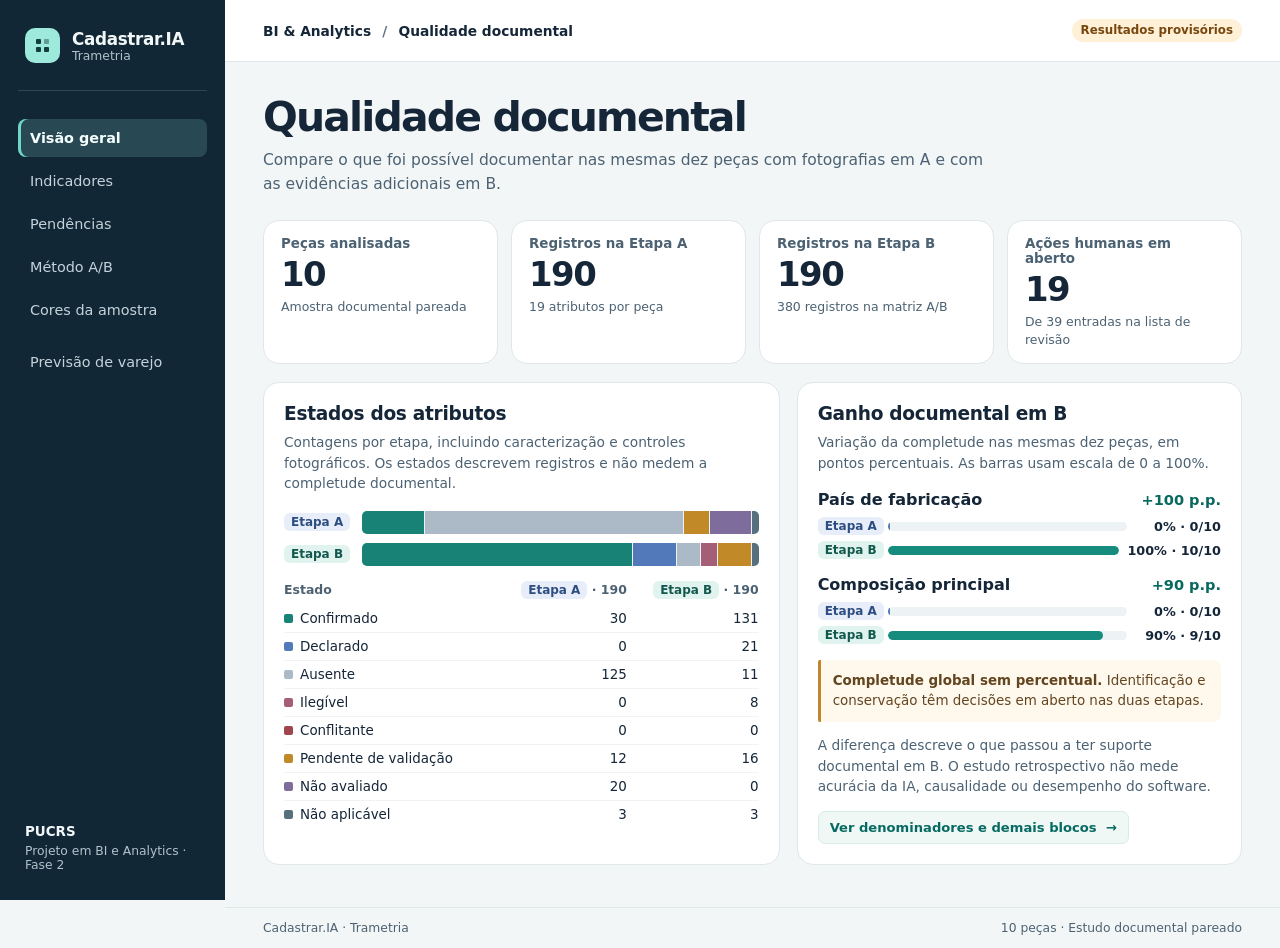
<file: docs/index.html>
<!doctype html>
<html lang="pt-BR">
<head>
  <meta charset="utf-8">
  <meta name="viewport" content="width=device-width, initial-scale=1">
  <meta name="color-scheme" content="light">
  <meta http-equiv="Content-Security-Policy" content="default-src 'none'; img-src data:; style-src 'unsafe-inline'; script-src 'unsafe-inline'; base-uri 'none'; form-action 'none'">
  <title>Cadastrar.IA | Qualidade documental</title>
  <style>
:root {
  --ink: #152638;
  --secondary: #4c6273;
  --bg: #f3f6f7;
  --line: #dfe7eb;
  --panel: #fff;
  --sidebar: #122735;
  --accent: #087a72;
  --blue: #5279ba;
  --teal: #168c7f;
  --radius: 16px;
  font-family: "Segoe UI", system-ui, sans-serif;
  color: var(--ink);
  background: var(--bg);
  font-synthesis: none;
}
* { box-sizing: border-box; }
body { margin: 0; }
a { color: inherit; }
button, select { font: inherit; }
:focus-visible { outline: 3px solid #bf6a10; outline-offset: 3px; }
.skip { position: fixed; top: -5rem; left: 1rem; z-index: 4; background: white; color: var(--ink); padding: .7rem; }
.skip:focus { top: 1rem; }
.layout { display: grid; grid-template-columns: 225px minmax(0, 1fr); min-height: 100vh; }
.sidebar { min-height: 100vh; position: sticky; top: 0; align-self: start; display: flex; flex-direction: column; padding: 28px 18px; background: var(--sidebar); color: #f1f7f7; }
.brand { display: flex; align-items: center; gap: 12px; padding: 0 7px 27px; border-bottom: 1px solid #304654; }
.brand strong, .brand span:not(.brand-mark) { display: block; }
.brand strong { font-size: 1.05rem; letter-spacing: -.02em; }
.brand span:not(.brand-mark), .sidebar-footer span { color: #b0c2cb; font-size: .77rem; }
.brand-mark { width: 35px; height: 35px; display: grid; grid-template-columns: repeat(2, 5px); place-content: center; gap: 3px; background: #9de9dc; border-radius: 10px; flex: none; }
.brand-mark i { width: 5px; height: 5px; background: #123d3b; border-radius: 1px; }
.brand-mark i:nth-child(2) { opacity: .45; }
.sidebar nav { display: grid; gap: 5px; margin-top: 28px; }
.sidebar nav a { position: relative; display: block; padding: 11px 12px; color: #c4d3db; border-radius: 8px; text-decoration: none; font-size: .9rem; font-weight: 500; }
.sidebar nav a:hover { background: #203b49; color: #fff; }
.sidebar nav a.nav-complemento { margin-top: 9px; }
.sidebar nav a[aria-current="page"] { background: #284953; color: #f6ffff; font-weight: 650; box-shadow: inset 3px 0 #70d6c5; }
.sidebar-footer { margin-top: auto; padding: 26px 7px 0; font-weight: 700; font-size: .84rem; }
.sidebar-footer span { display: block; margin-top: 5px; font-weight: 400; }
.workspace { display: flex; flex-direction: column; min-width: 0; }
.topbar { min-height: 62px; background: #fff; border-bottom: 1px solid var(--line); padding: 14px clamp(18px, 3vw, 38px); display: flex; align-items: center; justify-content: space-between; gap: 12px; font-size: .86rem; font-weight: 600; }
.separator { padding: 0 .4rem; color: #607488; }
main { width: min(100%, 1500px); margin: 0 auto; padding: 33px clamp(18px, 3vw, 38px) 42px; flex-grow: 1; }
.page-head { margin-bottom: 24px; }
h1, h2, h3, p { margin: 0; }
h1 { font-size: clamp(1.78rem, 3.2vw, 2.65rem); letter-spacing: -.045em; line-height: 1.08; }
.lead { margin-top: 10px; color: var(--secondary); max-width: 73ch; font-size: .97rem; line-height: 1.52; }
h2 { font-size: 1.16rem; line-height: 1.22; letter-spacing: -.015em; }
h3 { font-size: 1rem; }
.cards { display: grid; grid-template-columns: repeat(4, minmax(0, 1fr)); gap: 13px; margin-bottom: 18px; }
.cards.three { grid-template-columns: repeat(3, minmax(0, 1fr)); }
.card, .panel { background: var(--panel); border: 1px solid var(--line); border-radius: var(--radius); }
.card { padding: 15px 17px; }
.card-label { color: var(--secondary); font-size: .84rem; font-weight: 650; }
.card-number { display: block; margin: 4px 0; font-size: clamp(1.58rem, 2.8vw, 2.12rem); line-height: 1.15; letter-spacing: -.045em; font-weight: 710; font-variant-numeric: tabular-nums; }
.card-note { color: var(--secondary); font-size: .78rem; line-height: 1.4; }
.panel { padding: 20px; min-width: 0; }
.panel + .panel, .grid + .panel { margin-top: 17px; }
.grid > .panel { margin-top: 0; }
.panel-intro, .note { color: var(--secondary); font-size: .86rem; line-height: 1.5; }
.panel-intro { margin: 6px 0 17px; }
.note { margin-top: 13px; }
.grid { display: grid; grid-template-columns: 1.16fr 1fr; gap: 17px; }
.grid.equal { grid-template-columns: repeat(2, minmax(0, 1fr)); align-items: start; }
.status { display: inline-flex; width: fit-content; align-items: center; border-radius: 999px; padding: 3px 9px; font-size: .74rem; font-weight: 680; line-height: 1.4; white-space: nowrap; }
.status-avaliavel { color: #13584e; background: #e0f3ee; }
.status-parcial, .status-pendente { color: #78470d; background: #fff0d8; }
.status-nao_definido { color: #425469; background: #eef2f7; }
.etapa { display: inline-block; width: fit-content; padding: 2px 7px; border-radius: 6px; font-size: .75rem; font-weight: 700; white-space: nowrap; }
.etapa-a { color: #2d4d82; background: #e7eef9; }
.etapa-b { color: #13584e; background: #e0f3ee; }
.etapa-ab { color: #425469; background: #eef2f7; }
.stack-row { display: grid; grid-template-columns: 68px minmax(0, 1fr); gap: 10px; align-items: center; margin-bottom: 9px; }
.stack-bar { height: 23px; display: flex; gap: 1px; overflow: hidden; background: #edf2f4; border-radius: 5px; }
.stack-bar span { display: block; min-width: 0; }
.dot { flex-shrink: 0; width: 9px; height: 9px; display: inline-block; border-radius: 2px; margin-right: 7px; }
.mini-table { width: 100%; border-collapse: collapse; font-size: .84rem; font-variant-numeric: tabular-nums; }
.mini-table th, .mini-table td { padding: 6px 0; border-bottom: 1px solid #eff3f5; text-align: right; }
.mini-table th:first-child { text-align: left; }
.mini-table tbody th { font-weight: 540; }
.mini-table thead { color: var(--secondary); font-size: .78rem; }
.mini-table tr:last-child > * { border-bottom: 0; }
.section-link { display: inline-flex; align-items: center; margin-top: 14px; padding: 8px 11px; text-decoration: none; color: #076a62; background: #eff8f5; border: 1px solid #d8ece7; border-radius: 7px; font-size: .82rem; font-weight: 650; }
.section-link:hover { background: #ddf2ec; }
.bar-group { margin: 15px 0 16px; }
.bar-heading { display: flex; flex-wrap: wrap; align-items: center; justify-content: space-between; gap: 6px 12px; margin-bottom: 8px; }
.ganho { color: #08695f; font-weight: 750; font-size: .91rem; font-variant-numeric: tabular-nums; }
.metric-line { display: grid; grid-template-columns: 62px minmax(0, 1fr) minmax(86px, auto); align-items: center; gap: 8px; margin: 6px 0; font-size: .8rem; }
.metric-line strong { text-align: right; white-space: nowrap; font-variant-numeric: tabular-nums; }
.rail { height: 9px; border-radius: 10px; background: #edf2f4; overflow: hidden; }
.rail span { display: block; height: 100%; background: var(--bar, var(--teal)); border-radius: 10px; }
.rail[data-zero="true"]::before { content: ""; display: block; height: 100%; width: 2px; background: var(--bar, var(--blue)); }
.callout { margin-top: 15px; border-left: 3px solid #c0862c; background: #fff8ec; border-radius: 2px 8px 8px 2px; padding: 11px 12px; color: #634520; font-size: .84rem; line-height: 1.48; }
.table-wrap { overflow-x: auto; max-width: 100%; }
.data-table { border-collapse: collapse; width: 100%; text-align: left; font-size: .86rem; line-height: 1.42; }
.data-table thead { color: var(--secondary); background: #f5f8fa; }
.data-table th, .data-table td { padding: 12px 11px; border-bottom: 1px solid #e8edf0; vertical-align: top; }
.data-table thead th { font-weight: 650; font-size: .79rem; white-space: nowrap; }
.data-table tbody th { font-weight: 650; }
.data-table tbody tr:nth-child(even) { background: #f9fbfc; }
.data-table tbody tr:last-child > * { border-bottom: 0; }
.data-table tbody tr:hover { background: #f8fbfb; }
.dim { display: block; margin-top: 4px; color: var(--secondary); font-size: .75rem; line-height: 1.36; }
.reading-title { color: var(--ink); font-size: .9rem; font-weight: 650; }
.metric-detail .status { margin-top: 6px; }
.approval { margin-top: 9px; padding-top: 8px; border-top: 1px solid var(--line); }
.approval .reading-title { font-size: .78rem; }
.quick-filters { display: flex; flex-wrap: wrap; gap: 8px; }
.quick-filters button { color: var(--ink); background: #f5f8fa; border: 1px solid var(--line); border-radius: 8px; padding: 7px 10px; cursor: pointer; font-size: .8rem; }
.quick-filters button strong { margin-right: 3px; }
.quick-filters button:hover, .quick-filters button[aria-pressed="true"] { background: #e0f3ee; border-color: #88bdb3; }
.filter-row { display: flex; flex-wrap: wrap; gap: 12px; margin: 14px 0; }
.filter-field { display: grid; gap: 5px; }
.filter-row label { color: var(--secondary); font-size: .8rem; font-weight: 600; }
.filter-row select { min-width: 120px; max-width: 100%; border: 1px solid #bfced7; border-radius: 7px; background-color: #fff; color: var(--ink); padding: 7px 9px; }
.count-bar { display: grid; grid-template-columns: repeat(10, minmax(0, 1fr)); gap: 8px; margin-top: 10px; }
.count-item { display: grid; grid-template-rows: 24px 75px 20px; gap: 4px; align-items: end; text-align: center; border: 0; border-radius: 8px; padding: 4px; background: #eff7f6; color: var(--ink); cursor: pointer; font-size: .79rem; }
.count-item:hover, .count-item[aria-pressed="true"] { background: #d8eeea; }
.count-item b { font-size: .95rem; }
.count-item span { display: flex; justify-content: center; align-items: end; height: 100%; }
.count-item i { display: block; width: min(22px, 55%); border-radius: 4px 4px 0 0; background: #168c7f; }
.count-item small { font-size: .74rem; align-self: center; }
.evidence-group h3 { margin-bottom: 10px; }
.evidence-grid { display: grid; grid-template-columns: repeat(2, minmax(0, 1fr)); gap: 12px; max-width: 820px; }
.evidence-photo { margin: 0; min-width: 0; }
.evidence-photo a { display: flex; justify-content: center; background: #f0f4f5; border: 1px solid var(--line); border-radius: 9px; overflow: hidden; }
.evidence-photo img { display: block; width: 100%; height: clamp(140px, 25vw, 260px); object-fit: contain; }
.evidence-photo figcaption { padding: 7px 1px; font-size: .84rem; overflow-wrap: anywhere; }
.evidence-details { margin-top: 12px; border-top: 1px solid var(--line); padding-top: 11px; }
.evidence-details summary { cursor: pointer; font-weight: 650; font-size: .88rem; }
.evidence-details .evidence-photo { max-width: 410px; margin-top: 8px; }
.photo-missing:not([hidden]) { display: block; color: #78470d; margin-top: 5px; }
.forecast-scroll { max-width: 100%; overflow-x: auto; }
.forecast-plot { display: block; width: clamp(660px, 100%, 960px); height: auto; }
.forecast-scroll + .table-wrap { margin-top: 14px; }
.footer { display: flex; flex-wrap: wrap; justify-content: space-between; gap: 8px; color: var(--secondary); font-size: .77rem; border-top: 1px solid var(--line); padding: 13px clamp(18px, 3vw, 38px); }
@media (max-width: 1110px) {
  .layout { grid-template-columns: 185px minmax(0, 1fr); }
  .grid, .grid.equal { grid-template-columns: 1fr; }
}
@media (max-width: 740px) {
  .layout { display: block; }
  .sidebar { min-height: 0; position: static; padding: 11px 13px; }
  .brand { padding: 0 0 8px; border: 0; }
  .brand-mark { width: 28px; height: 28px; }
  .sidebar nav { display: flex; flex-wrap: wrap; gap: 4px; margin-top: 4px; }
  .sidebar nav a { padding: 7px 8px; font-size: .78rem; }
  .sidebar nav a.nav-complemento { margin-top: 0; }
  .sidebar-footer { display: none; }
  .topbar { min-height: 48px; }
  main { padding-top: 20px; }
  .cards, .cards.three { grid-template-columns: repeat(2, minmax(0, 1fr)); }
  .panel { padding: 14px; }
  .count-bar { grid-template-columns: repeat(5, minmax(0, 1fr)); }
}
@media (max-width: 380px) {
  .topbar { align-items: flex-start; flex-direction: column; gap: 6px; }
}

</style>
</head>
<body>
  <a class="skip" href="#conteudo">Ir para o conteúdo</a>
  <div class="layout">
    <aside class="sidebar">
      <div class="brand"><span class="brand-mark" aria-hidden="true"><i></i><i></i><i></i><i></i></span><div><strong>Cadastrar.IA</strong><span>Trametria</span></div></div>
      <nav aria-label="Seções do painel">
        <a href="#visao-geral" data-rota="visao-geral">Visão geral</a>
        <a href="#indicadores" data-rota="indicadores">Indicadores</a>
        <a href="#pendencias" data-rota="pendencias">Pendências</a>
        <a href="#metodo" data-rota="metodo">Método A/B</a>
        <a href="#cores" data-rota="cores">Cores da amostra</a>
        <a href="#previsao" data-rota="previsao" class="nav-complemento">Previsão de varejo</a>
      </nav>
      <div class="sidebar-footer">PUCRS <span>Projeto em BI e Analytics · Fase 2</span></div>
    </aside>
    <div class="workspace">
      <header class="topbar"><span>BI &amp; Analytics <span class="separator" aria-hidden="true">/</span> <span id="top-contexto">Qualidade documental</span></span><span class="status status-parcial" id="top-status">Resultados provisórios</span></header>
      <main id="conteudo" tabindex="-1"></main>
      <footer class="footer">Cadastrar.IA · Trametria <span id="rodape-escopo">10 peças · Estudo documental pareado</span></footer>
    </div>
  </div>
  <noscript>Ative o JavaScript para visualizar e filtrar os dados do painel.</noscript>
  <script id="dados" type="application/json">{"atributos":19,"registros":380,"estados":{"A":{"confirmado":30,"ausente":125,"nao_avaliado":20,"pendente_validacao":12,"nao_aplicavel":3},"B":{"confirmado":131,"declarado":21,"ilegivel":8,"pendente_validacao":16,"nao_aplicavel":3,"ausente":11}},"origens":{"A":{"fotografia":30},"B":{"fotografia":30,"etiqueta":91,"declaracao":21,"derivacao":10}},"indicadores":[{"indicador":"completude","etapa":"A","bloco":"identificacao","situacao":"parcial","percentual":null,"numerador":null,"denominador":null,"pendencias":2,"versao":"provisorio"},{"indicador":"completude","etapa":"A","bloco":"origem","situacao":"avaliavel","percentual":0.0,"numerador":0.0,"denominador":10.0,"pendencias":0,"versao":"provisorio"},{"indicador":"completude","etapa":"A","bloco":"composicao","situacao":"avaliavel","percentual":0.0,"numerador":0.0,"denominador":10.0,"pendencias":0,"versao":"provisorio"},{"indicador":"completude","etapa":"A","bloco":"conservacao","situacao":"parcial","percentual":null,"numerador":null,"denominador":null,"pendencias":1,"versao":"provisorio"},{"indicador":"completude","etapa":"A","bloco":"forro","situacao":"parcial","percentual":null,"numerador":null,"denominador":null,"pendencias":9,"versao":"provisorio"},{"indicador":"completude","etapa":"A","bloco":"global","situacao":"parcial","percentual":null,"numerador":null,"denominador":null,"pendencias":2,"versao":"provisorio"},{"indicador":"completude","etapa":"B","bloco":"identificacao","situacao":"parcial","percentual":null,"numerador":null,"denominador":null,"pendencias":1,"versao":"provisorio"},{"indicador":"completude","etapa":"B","bloco":"origem","situacao":"avaliavel","percentual":100.0,"numerador":10.0,"denominador":10.0,"pendencias":0,"versao":"provisorio"},{"indicador":"completude","etapa":"B","bloco":"composicao","situacao":"avaliavel","percentual":90.0,"numerador":9.0,"denominador":10.0,"pendencias":0,"versao":"provisorio"},{"indicador":"completude","etapa":"B","bloco":"conservacao","situacao":"parcial","percentual":null,"numerador":null,"denominador":null,"pendencias":6,"versao":"provisorio"},{"indicador":"completude","etapa":"B","bloco":"forro","situacao":"parcial","percentual":null,"numerador":null,"denominador":null,"pendencias":9,"versao":"provisorio"},{"indicador":"completude","etapa":"B","bloco":"global","situacao":"parcial","percentual":null,"numerador":null,"denominador":null,"pendencias":2,"versao":"provisorio"},{"indicador":"consistencia","etapa":"A","bloco":"identificacao","situacao":"parcial","percentual":100.0,"numerador":10.0,"denominador":10.0,"pendencias":52,"versao":"provisorio"},{"indicador":"cobertura_testes","etapa":"A","bloco":"identificacao","situacao":"parcial","percentual":11.111111,"numerador":10.0,"denominador":90.0,"pendencias":52,"versao":"provisorio"},{"indicador":"consistencia","etapa":"A","bloco":"origem","situacao":"pendente","percentual":null,"numerador":0.0,"denominador":0.0,"pendencias":20,"versao":"provisorio"},{"indicador":"cobertura_testes","etapa":"A","bloco":"origem","situacao":"parcial","percentual":0.0,"numerador":0.0,"denominador":70.0,"pendencias":20,"versao":"provisorio"},{"indicador":"consistencia","etapa":"A","bloco":"composicao","situacao":"pendente","percentual":null,"numerador":0.0,"denominador":0.0,"pendencias":10,"versao":"provisorio"},{"indicador":"cobertura_testes","etapa":"A","bloco":"composicao","situacao":"parcial","percentual":0.0,"numerador":0.0,"denominador":40.0,"pendencias":10,"versao":"provisorio"},{"indicador":"consistencia","etapa":"A","bloco":"conservacao","situacao":"pendente","percentual":null,"numerador":0.0,"denominador":0.0,"pendencias":79,"versao":"provisorio"},{"indicador":"cobertura_testes","etapa":"A","bloco":"conservacao","situacao":"pendente","percentual":null,"numerador":0.0,"denominador":null,"pendencias":79,"versao":"provisorio"},{"indicador":"consistencia","etapa":"A","bloco":"forro","situacao":"pendente","percentual":null,"numerador":0.0,"denominador":0.0,"pendencias":37,"versao":"provisorio"},{"indicador":"cobertura_testes","etapa":"A","bloco":"forro","situacao":"pendente","percentual":null,"numerador":0.0,"denominador":null,"pendencias":37,"versao":"provisorio"},{"indicador":"consistencia","etapa":"B","bloco":"identificacao","situacao":"parcial","percentual":100.0,"numerador":28.0,"denominador":28.0,"pendencias":30,"versao":"provisorio"},{"indicador":"cobertura_testes","etapa":"B","bloco":"identificacao","situacao":"parcial","percentual":31.111111,"numerador":28.0,"denominador":90.0,"pendencias":30,"versao":"provisorio"},{"indicador":"consistencia","etapa":"B","bloco":"origem","situacao":"parcial","percentual":100.0,"numerador":30.0,"denominador":30.0,"pendencias":20,"versao":"provisorio"},{"indicador":"cobertura_testes","etapa":"B","bloco":"origem","situacao":"parcial","percentual":42.857143,"numerador":30.0,"denominador":70.0,"pendencias":20,"versao":"provisorio"},{"indicador":"consistencia","etapa":"B","bloco":"composicao","situacao":"parcial","percentual":100.0,"numerador":18.0,"denominador":18.0,"pendencias":10,"versao":"provisorio"},{"indicador":"cobertura_testes","etapa":"B","bloco":"composicao","situacao":"parcial","percentual":45.0,"numerador":18.0,"denominador":40.0,"pendencias":10,"versao":"provisorio"},{"indicador":"consistencia","etapa":"B","bloco":"conservacao","situacao":"parcial","percentual":100.0,"numerador":53.0,"denominador":53.0,"pendencias":176,"versao":"provisorio"},{"indicador":"cobertura_testes","etapa":"B","bloco":"conservacao","situacao":"parcial","percentual":null,"numerador":53.0,"denominador":null,"pendencias":176,"versao":"provisorio"},{"indicador":"consistencia","etapa":"B","bloco":"forro","situacao":"parcial","percentual":100.0,"numerador":2.0,"denominador":2.0,"pendencias":37,"versao":"provisorio"},{"indicador":"cobertura_testes","etapa":"B","bloco":"forro","situacao":"parcial","percentual":null,"numerador":2.0,"denominador":null,"pendencias":37,"versao":"provisorio"},{"indicador":"rastreabilidade","etapa":"A","bloco":"identificacao","situacao":"parcial","percentual":100.0,"numerador":10.0,"denominador":10.0,"pendencias":2,"versao":"provisorio"},{"indicador":"rastreabilidade","etapa":"A","bloco":"origem","situacao":"nao_definido","percentual":null,"numerador":0.0,"denominador":0.0,"pendencias":0,"versao":"provisorio"},{"indicador":"rastreabilidade","etapa":"A","bloco":"composicao","situacao":"nao_definido","percentual":null,"numerador":0.0,"denominador":0.0,"pendencias":0,"versao":"provisorio"},{"indicador":"rastreabilidade","etapa":"A","bloco":"conservacao","situacao":"pendente","percentual":null,"numerador":0.0,"denominador":0.0,"pendencias":1,"versao":"provisorio"},{"indicador":"rastreabilidade","etapa":"A","bloco":"forro","situacao":"pendente","percentual":null,"numerador":0.0,"denominador":0.0,"pendencias":9,"versao":"provisorio"},{"indicador":"rastreabilidade","etapa":"B","bloco":"identificacao","situacao":"parcial","percentual":96.551724,"numerador":28.0,"denominador":29.0,"pendencias":1,"versao":"provisorio"},{"indicador":"rastreabilidade","etapa":"B","bloco":"origem","situacao":"avaliavel","percentual":100.0,"numerador":20.0,"denominador":20.0,"pendencias":0,"versao":"provisorio"},{"indicador":"rastreabilidade","etapa":"B","bloco":"composicao","situacao":"avaliavel","percentual":100.0,"numerador":9.0,"denominador":9.0,"pendencias":0,"versao":"provisorio"},{"indicador":"rastreabilidade","etapa":"B","bloco":"conservacao","situacao":"parcial","percentual":100.0,"numerador":53.0,"denominador":53.0,"pendencias":7,"versao":"provisorio"},{"indicador":"rastreabilidade","etapa":"B","bloco":"forro","situacao":"parcial","percentual":100.0,"numerador":1.0,"denominador":1.0,"pendencias":9,"versao":"provisorio"}],"testes":{"A":{"instancias":480,"avaliaveis":10,"comuns":10,"por_bloco":{"identificacao":{"nao_executado":52,"avaliavel":10,"nao_avaliavel":28},"origem":{"nao_executado":20,"nao_avaliavel":50},"composicao":{"nao_executado":10,"nao_avaliavel":30},"forro":{"aplicabilidade_pendente":36,"nao_executado":1,"nao_avaliavel":3},"conservacao":{"nao_executado":76,"nao_avaliavel":152,"aplicabilidade_pendente":3}}},"B":{"instancias":560,"avaliaveis":131,"comuns":10,"por_bloco":{"identificacao":{"nao_executado":30,"nao_avaliavel":32,"avaliavel":28},"origem":{"nao_executado":20,"nao_avaliavel":20,"avaliavel":30},"composicao":{"nao_executado":10,"nao_avaliavel":12,"avaliavel":18},"forro":{"aplicabilidade_pendente":36,"nao_executado":1,"nao_avaliavel":1,"avaliavel":2},"conservacao":{"nao_executado":172,"nao_avaliavel":79,"aplicabilidade_pendente":4,"avaliavel":53}}}},"amostra_produtos":10,"pendencias":{"acoes_humanas":{"A":2,"B":17,"A/B":0},"limitacoes":{"A":0,"B":19,"A/B":0},"condicao_futura":{"A":0,"B":0,"A/B":1}},"cores":{"mantidas":7,"corrigidas":3},"previsao":{"horizonte":1,"historico":{"inicio_semana":"2009-12-07","ultima_semana":"2011-11-28","semanas_calendario":104},"treino":{"inicio_semana":"2009-12-07","ultima_semana":"2010-11-29","semanas_calendario":52},"validacao":{"inicio_semana":"2010-12-06","ultima_semana":"2011-08-29","semanas_calendario":39},"teste":{"inicio_semana":"2011-09-05","ultima_semana":"2011-11-28","semanas_calendario":13},"lacunas":["2009-12-28","2010-12-27"],"avaliadas_validacao":34,"alpha":1.0,"linhas_brutas":1067371,"linhas_elegiveis":983456,"metricas":{"ultima_observada":{"mae":26860.0,"rmse":32976.43480519898,"semanas_avaliadas":13},"media_4":{"mae":22718.134615384617,"rmse":28523.911768242797,"semanas_avaliadas":13},"ridge":{"mae":27107.94429101452,"rmse":32123.805172745382,"semanas_avaliadas":13}},"fonte":"https://archive.ics.uci.edu/dataset/502/online%2Bretail%2Bii","licenca":"CC BY 4.0","atribuicao":"Chen, D. (2012). Online Retail II. UCI Machine Learning Repository. DOI: 10.24432/C5CG6D.","semanas_teste":[{"semana":"2011-09-05","avaliada":true,"observado":110299.0,"ultima_observada":79784.0,"media_4":93884.0,"ridge":91536.3534547613},{"semana":"2011-09-12","avaliada":true,"observado":120983.0,"ultima_observada":110299.0,"media_4":96861.0,"ridge":102625.2538186398},{"semana":"2011-09-19","avaliada":true,"observado":169618.0,"ultima_observada":120983.0,"media_4":102123.0,"ridge":107878.5398820578},{"semana":"2011-09-26","avaliada":true,"observado":120297.0,"ultima_observada":169618.0,"media_4":120171.0,"ridge":130857.1747659286},{"semana":"2011-10-03","avaliada":true,"observado":171487.0,"ultima_observada":120297.0,"media_4":130299.25,"ridge":116081.3998654024},{"semana":"2011-10-10","avaliada":true,"observado":117896.0,"ultima_observada":171487.0,"media_4":145596.25,"ridge":137785.9873797432},{"semana":"2011-10-17","avaliada":true,"observado":152664.0,"ultima_observada":117896.0,"media_4":144824.5,"ridge":121414.6554807673},{"semana":"2011-10-24","avaliada":true,"observado":149752.0,"ultima_observada":152664.0,"media_4":140586.0,"ridge":129619.3772619435},{"semana":"2011-10-31","avaliada":true,"observado":158804.0,"ultima_observada":149752.0,"media_4":147949.75,"ridge":133767.7909816187},{"semana":"2011-11-07","avaliada":true,"observado":182855.0,"ultima_observada":158804.0,"media_4":144779.0,"ridge":136766.4260892308},{"semana":"2011-11-14","avaliada":true,"observado":185755.0,"ultima_observada":182855.0,"media_4":161018.75,"ridge":152113.5531872865},{"semana":"2011-11-21","avaliada":true,"observado":155535.0,"ultima_observada":185755.0,"media_4":169291.5,"ridge":159522.5884415125},{"semana":"2011-11-28","avaliada":true,"observado":156876.0,"ultima_observada":155535.0,"media_4":170737.25,"ridge":149324.1247822876}],"figuras":{"serie":"[data-uri]","teste":"[data-uri]","erros":"[data-uri]"}}}</script>
  <script>(function painel() {
  "use strict";

  const dados = JSON.parse(document.getElementById("dados").textContent);
  const main = document.querySelector("main");
  const int = new Intl.NumberFormat("pt-BR", { maximumFractionDigits: 2 });
  const etapas = ["A", "B"];
  const blocos = ["identificacao", "origem", "composicao", "conservacao", "forro"];
  const estados = {
    confirmado: ["Confirmado", "#188276"],
    declarado: ["Declarado", "#5279ba"],
    ausente: ["Ausente", "#abbac6"],
    ilegivel: ["Ilegível", "#a55e76"],
    conflitante: ["Conflitante", "#a0444d"],
    pendente_validacao: ["Pendente de validação", "#c28929"],
    nao_avaliado: ["Não avaliado", "#7e6d9c"],
    nao_aplicavel: ["Não aplicável", "#56707e"],
  };
  const origens = {
    fotografia: "Fotografia da peça",
    etiqueta: "Etiqueta original",
    declaracao: "Declaração humana",
    derivacao: "Valor derivado",
    outro: "Outra origem registrada",
  };
  const rotulos = {
    identificacao: "Identificação", origem: "Origem", composicao: "Composição principal",
    conservacao: "Conservação", forro: "Forro (complementar)", global: "Global",
    categoria: "Categoria", marca: "Marca", tamanho_rotulo: "Tamanho de etiqueta",
    condicao: "Condição", cor_comercial: "Cor comercial", pais_fabricacao: "País de fabricação",
    composicao_principal: "Composição principal", composicao_forro: "Composição do forro",
    lavagem_ciclo: "Ciclo de lavagem", passadoria: "Passadoria", lavagem: "Lavagem",
    alvejamento: "Alvejamento", secagem_tambor: "Secagem em tambor",
    secagem_natural: "Secagem natural", limpeza_seco: "Limpeza a seco",
    limpeza_umido: "Limpeza profissional a úmido", familias_conservacao: "Famílias de conservação",
  };
  const situacoes = {
    avaliavel: "Calculável", parcial: "Parcial", pendente: "Pendente", nao_definido: "Não definido",
  };
  const provaEtapa = etapa => `<span class="etapa etapa-${etapa === "A/B" ? "ab" : etapa.toLowerCase()}">${etapa === "A/B" ? "A/B" : `Etapa ${etapa}`}</span>`;
  const escape = valor => String(valor ?? "").replace(/[&<>"']/g, c => ({
    "&": "&amp;", "<": "&lt;", ">": "&gt;", '"': "&quot;", "'": "&#39;",
  })[c]);
  const label = chave => rotulos[chave] ?? chave;
  const quantidade = valor => int.format(valor);
  const pct = valor => `${quantidade(valor)}%`;
  const titulo = (nome, texto) => `<div class="page-head"><h1>${nome}</h1><p class="lead">${texto}</p></div>`;
  const badge = (situacao, texto = situacoes[situacao]) =>
    `<span class="status status-${escape(situacao)}">${escape(texto)}</span>`;
  const card = (nome, numero, texto) =>
    `<div class="card"><div class="card-label">${nome}</div><strong class="card-number">${numero}</strong><div class="card-note">${texto}</div></div>`;
  const trow = (chave, ...celulas) =>
    `<tr><th scope="row">${chave}</th>${celulas.map(c => `<td>${c}</td>`).join("")}</tr>`;
  const tabela = (cabecalhos, linhas, nome) => `
    <div class="table-wrap" tabindex="0" role="region" aria-label="${escape(nome)}">
      <table class="data-table" aria-label="${escape(nome)}"><thead><tr>${cabecalhos.map(h => `<th scope="col">${h}</th>`).join("")}</tr></thead>
      <tbody>${linhas}</tbody></table>
    </div>`;
  const resultados = new Map(dados.indicadores.map(r => [`${r.indicador}/${r.etapa}/${r.bloco}`, r]));
  const resultado = (indicador, etapa, bloco) => resultados.get(`${indicador}/${etapa}/${bloco}`);
  const totalEtapa = etapa => Object.values(dados.estados[etapa]).reduce((s, n) => s + n, 0);

  function painel(nome, texto, conteudo) {
    return `<section class="panel"><h2>${nome}</h2><p class="panel-intro">${texto}</p>${conteudo}</section>`;
  }

  function tabelaPequena(linhas, a, b, nome) {
    return `<table class="mini-table" aria-label="${escape(nome)}"><thead><tr><th scope="col">${nome}</th><th scope="col">${a}</th><th scope="col">${b}</th></tr></thead><tbody>${linhas}</tbody></table>`;
  }

  function distribuicao() {
    const barras = etapas.map(e => {
      const total = totalEtapa(e);
      const segmentos = Object.entries(estados).map(([estado, [nome, cor]]) => {
        const n = dados.estados[e][estado] ?? 0;
        return n ? `<span style="width:${100 * n / total}%;background:${cor}" title="${nome} · ${n} de ${total}"></span>` : "";
      }).join("");
      return `<div class="stack-row" aria-hidden="true">${provaEtapa(e)}<div class="stack-bar">${segmentos}</div></div>`;
    }).join("");
    const linhas = Object.entries(estados).map(([chave, [nome, cor]]) =>
      trow(`<span class="dot" style="background:${cor}" aria-hidden="true"></span>${nome}`,
        dados.estados.A[chave] ?? 0, dados.estados.B[chave] ?? 0)).join("");
    return barras + tabelaPequena(linhas, `${provaEtapa("A")} · ${totalEtapa("A")}`, `${provaEtapa("B")} · ${totalEtapa("B")}`, "Estado");
  }

  function barrasComparacao(bloco) {
    const a = resultado("completude", "A", bloco);
    const b = resultado("completude", "B", bloco);
    const comparavel = [a, b].every(r => r?.situacao === "avaliavel" && r.percentual !== null)
      && a.denominador === b.denominador;
    const diferenca = comparavel ? b.percentual - a.percentual : null;
    const delta = diferenca === null ? "" : `<span class="ganho">${diferenca > 0 ? "+" : ""}${quantidade(diferenca)} p.p.</span>`;
    const linhas = etapas.map(e => {
      const r = resultado("completude", e, bloco);
      if (!r || r.percentual === null) {
        return `<div class="metric-line">${provaEtapa(e)}<span></span>${badge(r?.situacao ?? "nao_definido")}</div>`;
      }
      return `<div class="metric-line">
        ${provaEtapa(e)}<div class="rail" aria-hidden="true" data-zero="${r.percentual === 0}" style="--bar:var(${e === "A" ? "--blue" : "--teal"})"><span style="width:${r.percentual}%"></span></div>
        <strong>${pct(r.percentual)} · ${quantidade(r.numerador)}/${quantidade(r.denominador)}</strong>
      </div>`;
    }).join("");
    return `<div class="bar-group"><div class="bar-heading"><h3>${bloco === "origem" ? "País de fabricação" : label(bloco)}</h3>${delta}</div>${linhas}</div>`;
  }

  function visaoGeral() {
    const n = totalPendencias(dados.pendencias.acoes_humanas);
    return titulo("Qualidade documental", "Compare o que foi possível documentar nas mesmas dez peças com fotografias em A e com as evidências adicionais em B.") +
      `<div class="cards">
        ${card("Peças analisadas", dados.amostra_produtos, "Amostra documental pareada")}
        ${card("Registros na Etapa A", totalEtapa("A"), `${dados.atributos} atributos por peça`)}
        ${card("Registros na Etapa B", totalEtapa("B"), `${dados.registros} registros na matriz A/B`)}
        ${card("Ações humanas em aberto", n, `De ${Object.values(dados.pendencias).reduce((t, p) => t + totalPendencias(p), 0)} entradas na lista de revisão`)}
      </div><div class="grid">
      ${painel("Estados dos atributos", "Contagens por etapa, incluindo caracterização e controles fotográficos. Os estados descrevem registros e não medem a completude documental.", distribuicao())}
      ${painel("Ganho documental em B", "Variação da completude nas mesmas dez peças, em pontos percentuais. As barras usam escala de 0 a 100%.", `
        ${barrasComparacao("origem")}${barrasComparacao("composicao")}
        <p class="callout"><strong>Completude global sem percentual.</strong> Identificação e conservação têm decisões em aberto nas duas etapas.</p>
        <p class="note">A diferença descreve o que passou a ter suporte documental em B. O estudo retrospectivo não mede acurácia da IA, causalidade ou desempenho do software.</p>
        <a class="section-link" href="#indicadores">Ver denominadores e demais blocos&nbsp; →</a>`)}
      </div>`;
  }

  function celulaCompletude(r) {
    if (!r) return badge("nao_definido");
    if (r.percentual === null) return badge(r.situacao);
    const partes = r.denominador !== null && r.numerador !== null
      ? `<span class="dim">${quantidade(r.numerador)}/${quantidade(r.denominador)} peças</span>` : "";
    return `<strong>${pct(r.percentual)}</strong>${partes}<span class="dim">${badge(r.situacao)}</span>`;
  }

  function celulaRastreabilidade(r) {
    if (!r) return badge("nao_definido");
    const comValores = r.denominador !== null && r.denominador > 0 && r.numerador !== null;
    const base = comValores
      ? `<strong>${quantidade(r.numerador)}/${quantidade(r.denominador)} ${r.denominador === 1 ? "valor" : "valores"}</strong><span class="dim">com cadeia verificável</span>`
      : `<span class="dim">${r.denominador === 0 ? "Sem valores apresentados" : "Base indisponível"}</span>`;
    const naoVerificados = comValores
      ? `<span class="dim">${quantidade(r.denominador - r.numerador)} sem cadeia verificável</span>` : "";
    const emAberto = r.pendencias ? `<span class="dim">${quantidade(r.pendencias)} ${r.pendencias === 1 ? "registro" : "registros"} com pendência no recorte</span>` : "";
    return `<div class="metric-detail">${base}
      ${r.percentual === null ? "" : `<span class="dim">${pct(r.percentual)} dos valores apresentados</span>`}
      ${naoVerificados}${emAberto}${badge(r.situacao)}
    </div>`;
  }

  function celulaTestes(etapa, bloco) {
    const cob = resultado("cobertura_testes", etapa, bloco);
    const k = resultado("consistencia", etapa, bloco);
    if (!cob || !k) return badge("nao_definido");
    const d = dados.testes[etapa].por_bloco[bloco] ?? {};
    const cobertura = cob.denominador === null
      ? `${quantidade(cob.numerador)} avaliáveis · denominador pendente`
      : `${quantidade(cob.numerador)} avaliáveis de ${quantidade(cob.denominador)} testes aplicáveis`;
    const aprovacao = k.percentual === null ? "" :
      `<span class="dim">${quantidade(k.numerador)}/${quantidade(k.denominador)} aprovados · ${pct(k.percentual)} dos avaliáveis</span>`;
    const p = d.aplicabilidade_pendente ?? 0;
    return `<div class="metric-detail">
      <strong>${cobertura}${cob.percentual === null ? "" : ` (${pct(cob.percentual)})`}</strong>
      <span class="dim">${quantidade(d.nao_avaliavel ?? 0)} não avaliáveis · ${quantidade(d.nao_executado ?? 0)} sem execução, entre os aplicáveis</span>
      ${p ? `<span class="dim">${quantidade(p)} com aplicabilidade pendente</span>` : ""}
      ${badge(cob.situacao, `Cobertura · ${situacoes[cob.situacao].toLowerCase()}`)}
      <div class="approval"><span class="reading-title">Aprovação entre os avaliáveis</span>
      ${aprovacao}${badge(k.situacao)}</div>
    </div>`;
  }

  function indicadores() {
    const c = [...blocos, "global"].map(b => trow(label(b),
      ...etapas.map(e => celulaCompletude(resultado("completude", e, b))))).join("");
    const r = blocos.map(b => trow(label(b),
      ...etapas.map(e => celulaRastreabilidade(resultado("rastreabilidade", e, b))))).join("");
    const k = blocos.map(b => trow(label(b), ...etapas.map(e => celulaTestes(e, b)))).join("");
    const cabecalho = ["Bloco", ...etapas.map(provaEtapa)];
    const total = etapas.reduce((n, e) => n + dados.testes[e].instancias, 0);
    return titulo("Indicadores documentais", "Percentuais da execução preliminar. Os rótulos distinguem recortes calculáveis, parciais, pendentes e sem base de cálculo.") +
      `<div class="grid equal">
      ${painel("Completude por bloco", "Média das peças aplicáveis. Origem usa o país de fabricação. O denominador inclui a peça cuja etiqueta de composição está ilegível.", `
        ${tabela(cabecalho, c, "Completude por bloco em A e B")}
        <p class="note">A comparação A/B descreve enriquecimento documental nas dez peças. A foi reconstruída retrospectivamente e o desenho não permite concluir acurácia de IA, efeito causal ou desempenho do software.</p>`)}
      ${painel("Rastreabilidade por bloco", "Cadeias documentais verificáveis sobre os valores analíticos apresentados. Em identificação B, um tamanho declarado permanece no denominador.", `
        ${tabela(cabecalho, r, "Rastreabilidade por bloco em A e B")}
        <p class="note">A base da taxa são os valores apresentados. Os registros com pendência podem se sobrepor aos valores sem cadeia verificável. A checagem de arquivos e metadados localiza a sustentação. A fidelidade da leitura exige conferência documental.</p>`)}
      </div>
      ${painel("Cobertura e consistência dos testes", `O catálogo provisório tem ${quantidade(total)} instâncias. Foram avaliáveis ${dados.testes.A.avaliaveis} em A e ${dados.testes.B.avaliaveis} em B. Só ${dados.testes.A.comuns} instâncias foram avaliáveis nas duas etapas.`, `
        ${tabela(cabecalho, k, "Cobertura e consistência por bloco em A e B")}
        <p class="note">A cobertura indica quanto do catálogo aplicável pôde ser avaliado. A aprovação usa somente esses testes avaliáveis. Os demais ficam identificados como sem execução, não avaliáveis ou com aplicabilidade pendente. Bases de testes distintas limitam a comparação entre etapas.</p>`)}`;
  }

  const totalPendencias = grupo => Object.values(grupo).reduce((s, n) => s + n, 0);

  function pendencias() {
    const descricoes = {
      acoes_humanas: "Ações humanas em aberto",
      limitacoes: "Limitações documentais",
      condicao_futura: "Condição metodológica futura",
    };
    const linhas = Object.entries(descricoes).map(([k, nome]) => {
      const grupo = dados.pendencias[k];
      return trow(nome, grupo.A, grupo.B, grupo["A/B"], totalPendencias(grupo));
    }).join("");
    return titulo("Pendências documentais", "Contagens agregadas por etapa e tipo de entrada na lista de revisão.") +
      painel("Entradas por etapa", "Uma ação em aberto sinaliza uma verificação ou decisão ainda necessária.", 
        tabela(["Natureza", provaEtapa("A"), provaEtapa("B"), "A/B", "Total"], linhas, "Pendências agregadas") +
        '<p class="note">A lista inclui limitações constatadas e uma condição metodológica futura. As contagens se referem a entradas de revisão.</p>');
  }

  function metodo() {
    const fontes = Object.entries(origens).filter(([k]) => etapas.some(e => dados.origens[e][k]))
      .map(([k, nome]) => trow(nome, dados.origens.A[k] ?? 0, dados.origens.B[k] ?? 0)).join("");
    return titulo("Método documental A/B", "As mesmas dez peças compõem a amostra pareada. Os 380 registros correspondem a 19 atributos por peça em duas etapas.") +
      '<div class="grid equal">' +
      painel("Etapa A", "Reconstrução retrospectiva controlada.", '<p class="note">Foram utilizadas vistas admissíveis das peças, com ocultação registrada quando necessária para impedir a leitura da etiqueta.</p>') +
      painel("Etapa B", "Complementação com etiquetas originais.", '<p class="note">Declarações humanas e valores derivados mantiveram sua natureza. A máscara de aplicabilidade é pareada entre A e B.</p>') +
      '</div>' +
      painel("Regras de cálculo", "Completude global combina identificação, origem, composição principal e conservação.", 
        '<p class="note">Conservação reúne lavagem, alvejamento, secagem, passadoria e limpeza profissional. O forro é complementar. Condição, cor e controles fotográficos não entram na completude global. Pendências mantêm recortes sem percentual quando não há base para calculá-los.</p>') +
      painel("Origem dos valores apresentados", "Contagem de valores preenchidos, incluindo caracterização e controles fotográficos.",
        tabelaPequena(fontes, provaEtapa("A"), provaEtapa("B"), "Procedência") +
        '<p class="note">O painel público apresenta resultados agregados. A galeria e as fotografias de etiquetas ficam no acervo restrito.</p>');
  }

  function cores() {
    const { mantidas, corrigidas } = dados.cores;
    return titulo("Cores da amostra", "Caracterização complementar a partir de sugestões visuais registradas e da confirmação comercial humana.") +
      `<div class="cards three">
      ${card("Sugestões documentadas", mantidas + corrigidas, "Comparação de rótulos comerciais")}
      ${card("Sugestões mantidas", mantidas, "Mesmo rótulo na confirmação")}
      ${card("Sugestões corrigidas", corrigidas, "Rótulo alterado na confirmação")}
      </div>` + painel("Escopo da comparação", "Os resultados são apresentados em conjunto para a amostra.", 
        '<p class="note">A caracterização por cor fica fora do cálculo de completude. A concordância dos rótulos não mede acurácia de um modelo ou desempenho do software.</p>');
  }

  function previsao() {
    const p = dados.previsao;
    const nomes = { ultima_observada: "Última semana observada", media_4: "Média de quatro semanas", ridge: "Ridge" };
    const data = s => s.split("-").reverse().join("/");
    const periodo = r => `${data(r.inicio_semana)} a ${data(r.ultima_semana)}`;
    const exibirNumero = n => n === null ? "Indisponível" : quantidade(n);
    const menor = campo => Object.keys(nomes).reduce((a, b) => p.metricas[a][campo] <= p.metricas[b][campo] ? a : b);
    const melhorMae = menor("mae");
    const melhorRmse = menor("rmse");
    const resumo = melhorMae === melhorRmse
      ? `${nomes[melhorMae]} obteve o menor MAE e o menor RMSE no teste.`
      : `Menor MAE com ${nomes[melhorMae].toLowerCase()} e menor RMSE com ${nomes[melhorRmse].toLowerCase()}.`;
    const metricas = Object.entries(nomes).map(([k, nome]) => {
      const m = p.metricas[k];
      return trow(nome, quantidade(m.mae), quantidade(m.rmse), m.semanas_avaliadas);
    }).join("");
    const boletim = [
      ["Alvo", "Soma semanal de unidades registradas nas transações elegíveis"],
      ["Horizonte", `${p.horizonte} semana à frente`],
      ["Histórico", `${periodo(p.historico)} · ${p.historico.semanas_calendario} semanas de calendário`],
      ["Treino inicial", `${periodo(p.treino)} · ${p.treino.semanas_calendario} semanas de calendário`],
      ["Validação cronológica", `${periodo(p.validacao)} · ${p.avaliadas_validacao}/${p.validacao.semanas_calendario} semanas comparáveis`],
      ["Teste final", `${periodo(p.teste)} · ${p.metricas.ridge.semanas_avaliadas}/${p.teste.semanas_calendario} semanas comparáveis`],
      ["Regularização Ridge", `Alpha ${quantidade(p.alpha)} escolhido pelo MAE na validação`],
      ["Semanas sem alvo", p.lacunas.map(data).join(", ") || "Nenhuma"],
      ["Limites", "Histórico de um varejista, com lacunas e um teste concentrado no fim do ano. O alvo mede unidades registradas no recorte."],
    ].map(([item, valor]) => trow(item, valor)).join("");
    const semanas = p.semanas_teste.map(s => trow(data(s.semana), exibirNumero(s.observado),
      ...Object.keys(nomes).map(k => exibirNumero(s[k])), s.avaliada ? "Avaliável" : "Fora da avaliação comum")).join("");
    const imagem = (id, alt) => `<div class="forecast-scroll" tabindex="0" role="region" aria-label="Gráfico com rolagem horizontal em telas estreitas">
      <img class="forecast-plot" src="${escape(p.figuras[id])}" alt="${escape(alt)}" decoding="async"></div>`;
    return titulo("Previsão semanal de varejo", "Estudo complementar com histórico externo da UCI Online Retail II. O alvo é o volume de unidades registradas em transações elegíveis do varejista britânico.") +
      painel("Série histórica semanal", "Cada ponto representa a semana iniciada na segunda-feira. Lacunas interrompem a linha e a faixa indica o teste reservado.", 
        imagem("serie", "Volumes semanais observados, com lacunas no fim de 2009 e 2010 e janela de teste sombreada.")) +
      painel("Observado versus previsto", "Os três métodos usam apenas informações anteriores à semana prevista. As datas indicam o início da semana.",
        imagem("teste", "Volumes reais e previsões dos três métodos no teste final.") +
        `<details class="evidence-details"><summary>Ver valores semana a semana</summary>
        ${tabela(["Semana", "Observado", "Última observada", "Média de quatro", "Ridge", "Situação"], semanas, "Observado e previsto por semana")}</details>`) +
      painel("Erros por método", resumo,
        imagem("erros", "Barras pareadas de MAE e RMSE dos três métodos, em unidades.") +
        tabela(["Método", "MAE (unidades)", "RMSE (unidades)", "Semanas avaliadas"], metricas, "Métricas do teste final") +
        `<p class="note">MAE mede o erro absoluto médio. RMSE dá mais peso aos erros grandes. Os três métodos são avaliados nas mesmas semanas.</p>`) +
      painel("Ficha metodológica", "A análise documental A/B continua em suas cinco seções. Esta previsão não mede qualidade cadastral nem desempenho do Cadastrar.IA.",
        tabela(["Item", "Descrição"], boletim, "Protocolo e limites da previsão") +
        `<p class="note">${escape(p.atribuicao)} Licença ${escape(p.licenca)}. <a href="${escape(p.fonte)}" target="_blank" rel="noopener">Fonte oficial</a></p>`);
  }

  const rotas = { "visao-geral": visaoGeral, indicadores, pendencias, metodo, cores, previsao };
  let ativa;
  function navegar(mudarFoco = false, destino = window.location.hash.slice(1)) {
    const rota = Object.hasOwn(rotas, destino) ? destino : "visao-geral";
    if (ativa === rota) return;
    ativa = rota;
    main.innerHTML = rotas[rota]();
    const complementar = rota === "previsao";
    document.querySelector("#top-contexto").textContent = complementar ? "Previsão de varejo" : "Qualidade documental";
    document.querySelector("#top-status").textContent = complementar ? "Estudo complementar" : "Resultados provisórios";
    document.querySelector("#rodape-escopo").textContent = complementar ? "UCI Online Retail II · Estudo complementar" : "10 peças · Estudo documental pareado";
    document.querySelectorAll("[data-rota]").forEach(a => {
      if (a.dataset.rota === rota) a.setAttribute("aria-current", "page");
      else a.removeAttribute("aria-current");
    });
    if (mudarFoco) {
      main.focus({ preventScroll: true });
      window.scrollTo(0, 0);
    }
  }
  document.querySelector(".skip").addEventListener("click", evento => {
    evento.preventDefault();
    main.focus();
  });
  if (window.self !== window.top) {
    // Um iframe srcdoc pode resolver links de fragmento contra o documento do notebook.
    document.addEventListener("click", evento => {
      const link = evento.target.closest('a[href^="#"]');
      const destino = link?.getAttribute("href").slice(1);
      if (Object.hasOwn(rotas, destino)) {
        evento.preventDefault();
        navegar(true, destino);
      }
    });
  }
  window.addEventListener("hashchange", () => navegar(true));
  navegar();
})();

</script>
</body>
</html>
</file>
